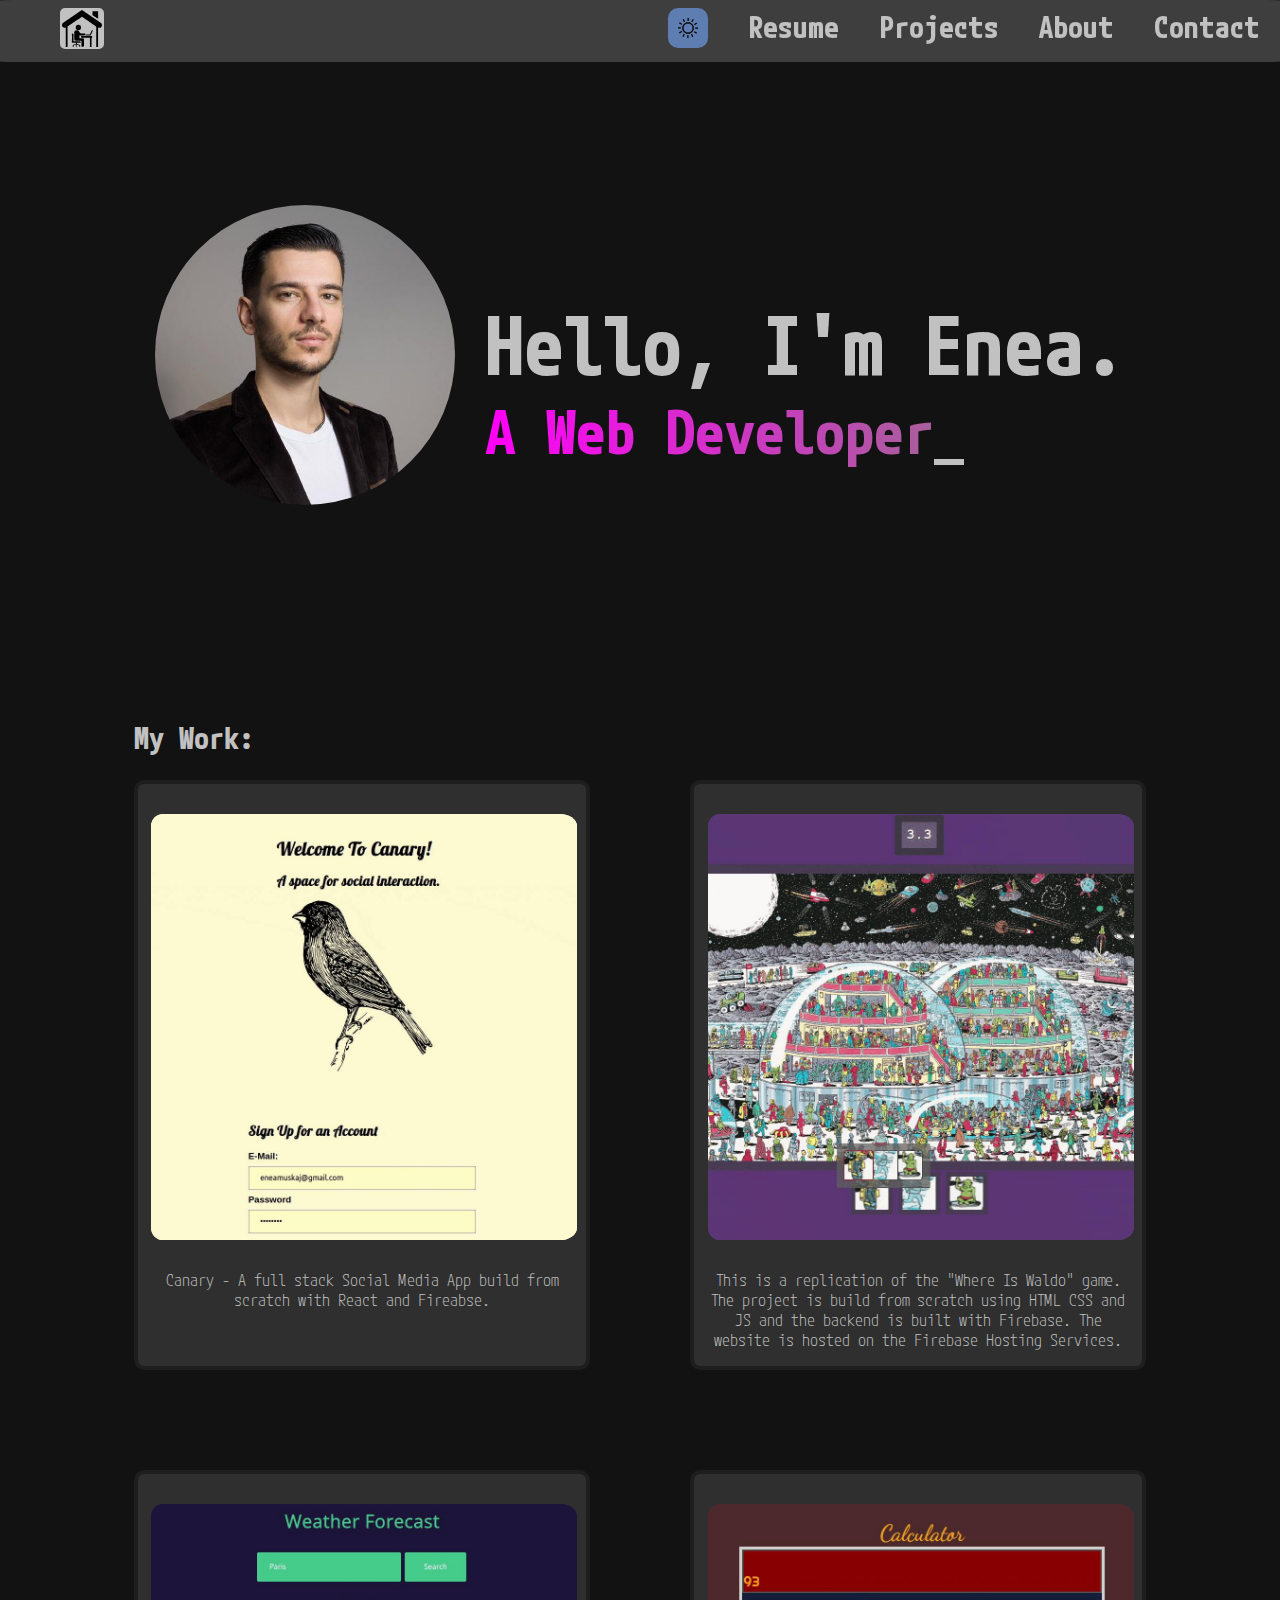
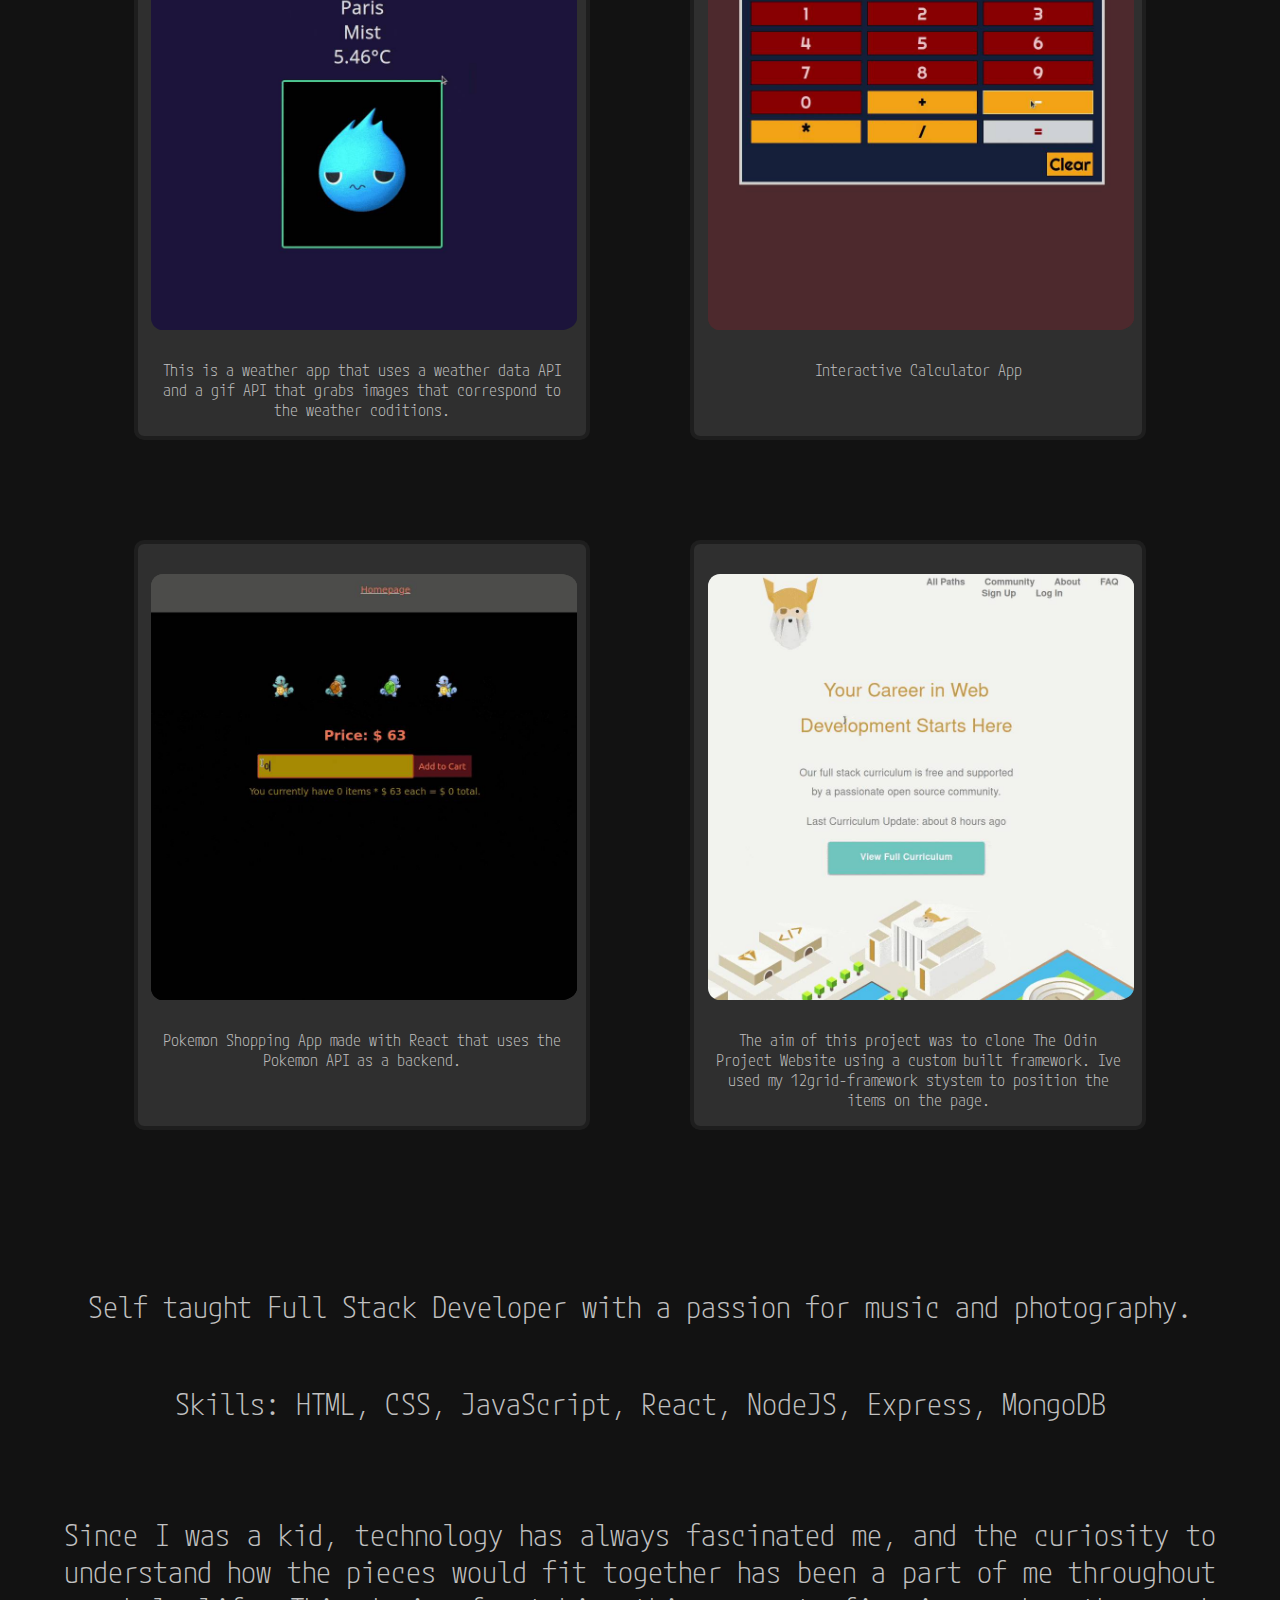
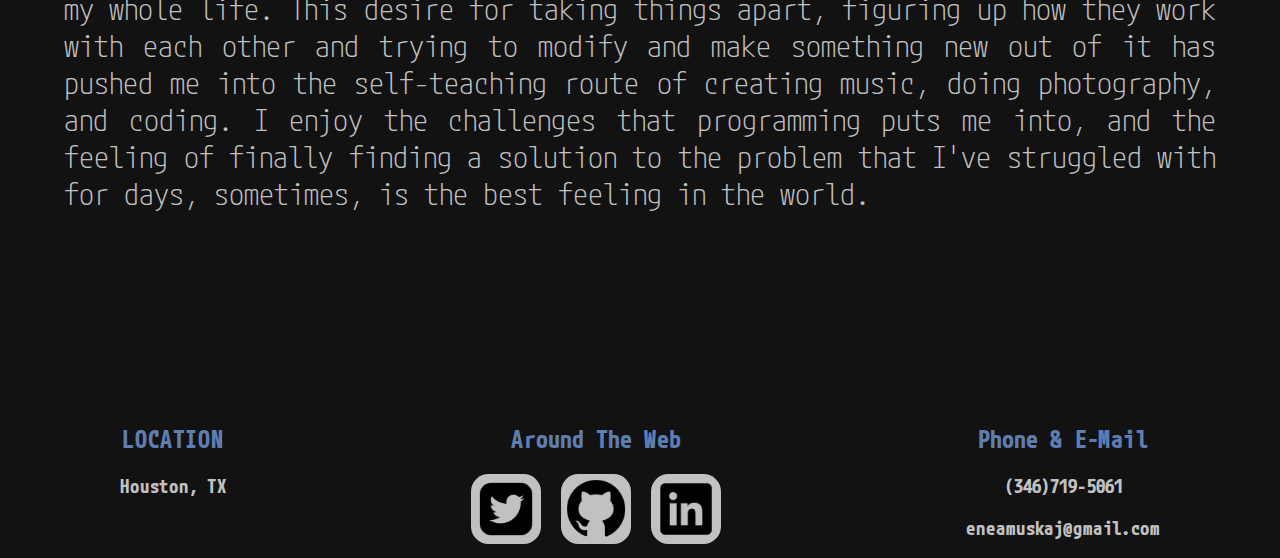
<file: index.html>
<!DOCTYPE html>
<html lang="en">
  <head>
    <meta charset="UTF-8" />
    <meta http-equiv="X-UA-Compatible" content="IE=edge" />
    <meta name="viewport" content="width=device-width, initial-scale=1.0" />
    <link rel="preconnect" href="https://fonts.googleapis.com" />
    <link rel="preconnect" href="https://fonts.gstatic.com" crossorigin />
    <link rel="preconnect" href="https://fonts.googleapis.com" />
    <link rel="preconnect" href="https://fonts.gstatic.com" crossorigin />
    <link
      href="https://fonts.googleapis.com/css2?family=M+PLUS+1+Code:wght@100;200;300;400;500;600;700&display=swap"
      rel="stylesheet"
    />
    <link rel="stylesheet" href="styles.css" />
    <title>Personal Portfolio</title>
  </head>
  <script src="index.js" type="text/javascript"></script>
  <body>
    <div class="header">
      <ul class="navBar" id="navBar">
        <li class="li navbarText">
          <img id="home" class="home" src="public/home.svg" />
        </li>
        <li><a class="navbarText underline" href="#contact">Contact</a></li>
        <li><a class="navbarText underline" href="#about">About</a></li>
        <li><a class="navbarText underline" href="#projects">Projects</a></li>
        <li>
          <a
            target="_blank"
            rel="noopener noreferrer"
            class="navbarText underline"
            href="resume.html"
            >Resume</a
          >
        </li>
        <li>
          <button id="nightModeButton" onclick="myFunction()">
            <img
              id="nightModeIcon1"
              style="display: block"
              src="public/sun.png"
            />
            <img
              id="nightModeIcon2"
              style="display: none"
              src="public/moon.png"
            />
          </button>
        </li>
      </ul>
    </div>
    <div id="introduction">
      <div class="profilePicture">
        <img src="public/portrait.jpeg" />
      </div>
      <div class="profileDescs">
        <h1>Hello, I'm <span class="name">Enea</span>.</h1>
        <h2 class="h22">
          <span class="colorful colorful2">A Web Developer</span
          ><span class="dash">_</span>
        </h2>
      </div>
    </div>
    <div id="projects">
      <h2>My Work:</h2>
      <div class="container">
        <div class="containerChild">
          <a
            href="https://canary-3ee71.web.app/ "
            target="_blank"
            rel="noopener noreferrer"
          >
            <img class="static" src="public/12static.jpg" />
            <img class="active" src="public/12.webp" />
          </a>
          <p>
            Canary - A full stack Social Media App build from scratch with React
            and Fireabse.
          </p>
        </div>
        <div class="containerChild">
          <a
            href="https://waldo-988be.web.app/ "
            target="_blank"
            rel="noopener noreferrer"
          >
            <img class="static" src="public/1static.jpg" />
            <img class="active" src="public/1.webp" />
          </a>
          <p>
            This is a replication of the "Where Is Waldo" game. The project is
            build from scratch using HTML CSS and JS and the backend is built
            with Firebase. The website is hosted on the Firebase Hosting
            Services.
          </p>
        </div>
        <div class="containerChild">
          <a
            href="https://eneamuskaj.github.io/weatherApp/"
            target="_blank"
            rel="noopener noreferrer"
          >
            <img class="static" src="public/2static.jpg" />
            <img class="active" src="public/2.webp" />
          </a>
          <p>
            This is a weather app that uses a weather data API and a gif API
            that grabs images that correspond to the weather coditions.
          </p>
        </div>
        <div class="containerChild">
          <a
            href="https://eneamuskaj.github.io/calculatorOdinProject/"
            target="_blank"
            rel="noopener noreferrer"
          >
            <img class="static" src="public/3static.jpg" />
            <img class="active" src="public/3.webp" />
          </a>
          <p>Interactive Calculator App</p>
        </div>

        <div class="containerChild">
          <a
            href="https://eneamuskaj.github.io/shopping-cart/"
            target="_blank"
            rel="noopener noreferrer"
          >
            <img class="static" src="public/5static.jpg" />
            <img class="active" src="public/5.webp" />
          </a>
          <p>
            Pokemon Shopping App made with React that uses the Pokemon API as a
            backend.
          </p>
        </div>

        <div class="containerChild">
          <a
            href="https://eneamuskaj.github.io/odin-clone/"
            target="_blank"
            rel="noopener noreferrer"
          >
            <img class="static" src="public/11static.jpg" />
            <img class="active" src="public/11.webp" />
          </a>
          <p>
            The aim of this project was to clone The Odin Project Website using
            a custom built framework. Ive used my 12grid-framework stystem to
            position the items on the page.
          </p>
        </div>
      </div>
    </div>
    <div id="about">
      <p>
        Self taught Full Stack Developer with a passion for music and
        photography.
      </p>
      <p>Skills: HTML, CSS, JavaScript, React, NodeJS, Express, MongoDB</p>
      <p class="description">
        Since I was a kid, technology has always fascinated me, and the
        curiosity to understand how the pieces would fit together has been a
        part of me throughout my whole life. This desire for taking things
        apart, figuring up how they work with each other and trying to modify
        and make something new out of it has pushed me into the self-teaching
        route of creating music, doing photography, and coding. I enjoy the
        challenges that programming puts me into, and the feeling of finally
        finding a solution to the problem that I've struggled with for days,
        sometimes, is the best feeling in the world.
      </p>
    </div>
    <div id="contact">
      <div>
        <h2><span class="socialHeader">LOCATION</span></h2>
        <h3>Houston, TX</h3>
      </div>
      <div>
        <h2>
          <span class="socialHeader">Around The Web</span>
        </h2>
        <div id="socials">
          <a
            href="https://mobile.twitter.com/"
            target="_blank"
            rel="noopener noreferrer"
          >
            <img class="socials" src="public/tweet.png" />
          </a>
          <a
            href="https://github.com/eneamuskaj"
            target="_blank"
            rel="noopener noreferrer"
          >
            <img class="socials" src="public/git.png" />
          </a>
          <a
            href="https://www.linkedin.com/in/eneamuskaj/"
            target="_blank"
            rel="noopener noreferrer"
          >
            <img class="socials" src="public/linkedin.png" />
          </a>
        </div>
      </div>
      <div>
        <h2>
          <span class="socialHeader">Phone & E-Mail</span>
        </h2>
        <h3>(346)719-5061</h3>
        <h3>eneamuskaj@gmail.com</h3>
      </div>
    </div>
  </body>
</html>
</file>
<file: styles.css>
html {
  height: 100%;
  scroll-behavior: smooth;
}
body {
  height: 100%;
  margin: 0;
  color: #c1c1c1;
  font-family: "M PLUS 1 Code", sans-serif;
  font-weight: 800;
  background-color: #121212;
}

p {
  font-weight: 300;
}
ul {
  background-color: rgb(63, 62, 62);
  box-sizing: border-box;
  list-style-type: none;
  overflow: hidden;
  padding-top: 20px;
  padding-bottom: 20px;
  border-radius: 1%;
}
.home {
  width: 40px;
  background-color: #c1c1c1;
  border: 2px solid #c1c1c1;
  border-radius: 5px;
  padding: 0px;
}
li {
  padding-left: 20px;
  padding-right: 20px;
  list-style-type: none;
  list-style-type: none;
  float: right;
  font-size: 30px;
}
.li {
  float: left;
}

.underline:hover {
  border-bottom: 2px solid #5e7eb1;
  transition: 0.07s;
}
a:hover {
  color: #5e7eb1;
  transition: 0.3s;
}

a {
  color: #c1c1c1;
  background-color: rgba(0, 0, 0, 0);
  text-decoration: rgb(255, 255, 255);
  text-decoration-color: rgb(255, 255, 255);
  transition: 0.3s;
}
#nightModeIcon1 {
  width: 20px;
}
#nightModeIcon2 {
  width: 20px;
}
#nightModeButton {
  border: 0;
  color: white;
  background-color: #5e7eb1;
  border-radius: 25%;
  padding: 7px;
  border: 3px solid #5e7eb1;
  cursor: pointer;
  transition: 0.3s;
}
#nightModeButton:hover {
  border: 3px solid #e9e9e9;
  transition: 0.3s;
}
.profilePicture > img {
  height: 300px;
  width: 300px;
  border-radius: 50%;
}
a {
  position: relative;
}
.containerChild {
  background-color: #2f2f2f;
  border-radius: 10px;
  border: 4px solid #1e1e1e;
  padding-top: 20px;
  transition: 0.3s;
}
.containerChild:hover {
  background-color: #444d67;
  color: #c1c3c9;
  box-shadow: 0 4px 8px 0 rgba(204, 204, 204, 0.2),
    0 6px 20px 0 rgba(194, 194, 194, 0.19);

  transition: 0.3s;
}

.containerChild > a {
  display: block;
  text-align: center;
}
.containerChild > p {
  text-align: center;
  font-size: 16px;
  margin-left: 3%;
  margin-right: 3%;
}
.static {
  position: absolute;
  padding: 10px;
  padding-right: 5px;
  width: 100%;
  height: 500px;
  border-radius: 2%;
  max-width: 95%;
  max-height: 100%;
  height: auto;
  border-radius: 5%;
  z-index: 1;
}
.static:hover {
  opacity: 0;
}

.active {
  padding: 10px;
  padding-right: 5px;
  width: 100%;
  height: 500px;
  border-radius: 2%;
  max-width: 95%;
  max-height: 100%;
  height: auto;
  border-radius: 5%;
}
a > img:hover {
  cursor: pointer;
}

.profileDescs {
  display: flex;
  flex-direction: column;
  justify-content: center;
  padding-top: 44px;
  animation-name: profileAnimation;
  animation-duration: 4s;
}

@keyframes profileAnimation {
  0% {
    color: rgba(255, 255, 255, 0);
  }
  100% {
    color: #c1c1c1;
  }
}

.name {
  animation-name: profileAnimation2;
  animation-duration: 8s;
  animation-fill-mode: forwards;
}
@keyframes profileAnimation2 {
  0% {
    color: rgba(0, 0, 0, 0);
  }
  100% {
    color: rgb(255, 0, 0);
  }
}

.profileDescs > * {
  margin: 0;
  padding-left: 10px;
}

#projects > h2 {
  font-size: 30px;
  margin-left: 7%;
}

.dash {
  animation-name: profileAnimation3;
  animation-duration: 1s;
  animation-iteration-count: infinite;
}
@keyframes profileAnimation3 {
  0% {
    color: rgba(0, 0, 0, 0);
  }
  100% {
    color: rgb(255, 0, 0);
  }
}
.navBar {
  position: fixed;
  top: 0;
  width: 100%;
  margin-top: 0;
  margin-left: 0px;
  margin-right: 0px;
  margin-bottom: 0px;
  z-index: 2;
  color: #c1c1c1;

  padding-bottom: 6px;
  padding-top: 8px;
}

#introduction {
  display: flex;
  justify-content: center;
  gap: 20px;
  font-size: 40px;
  margin-top: 16%;
  margin-bottom: 16%;
}
#projects {
  margin-top: 10%;
  margin-left: 4%;
  margin-right: 4%;
}
.container {
  display: grid;
  grid-template-columns: 1fr 1fr;
  grid-template-rows: auto;
  grid-gap: 100px;
  margin-left: 7%;
  margin-right: 7%;
}

#contact {
  display: flex;
  justify-content: space-around;
  margin-top: 10%;
}

#about {
  display: flex;
  flex-direction: column;
  align-items: center;
  font-size: 30px;
  margin-top: 10%;
  margin-bottom: 10%;
  text-align: center;
}
.socials {
  width: 70px;
  height: 70px;
  background-color: #c1c1c1;
  border-radius: 25%;
  margin-left: 6px;
  margin-right: 6px;
  padding: 0;
  transition: 0.3s;
}
.socialHeader {
  color: #5e7eb1;
}
.socials:hover {
  background-color: #5e7eb1;
  transition: 0.3s;
}
.description {
  margin: 5%;
  text-align: justify;
}

#contact {
  text-align: center;
  margin-bottom: 7%;
}
iframe {
  height: 100vh;
}
.colorful {
  background-image: linear-gradient(270deg, #ff0000, #0035ff, #19ff00, #ff00f9);
  background-size: 800% 800%;
  -webkit-background-clip: text;
  -webkit-text-fill-color: transparent;
  -moz-background-clip: text;
  -moz-text-fill-color: transparent;

  -webkit-animation: AnimationName 9s ease infinite;
  -moz-animation: AnimationName 9s ease infinite;
  animation: AnimationName 9s ease infinite;
}

@-webkit-keyframes AnimationName {
  0% {
    background-position: 0% 50%;
  }
  50% {
    background-position: 100% 51%;
  }
  100% {
    background-position: 0% 50%;
  }
}
@-moz-keyframes AnimationName {
  0% {
    background-position: 0% 50%;
  }
  50% {
    background-position: 100% 51%;
  }
  100% {
    background-position: 0% 50%;
  }
}
@keyframes AnimationName {
  0% {
    background-position: 0% 50%;
  }
  50% {
    background-position: 100% 51%;
  }
  100% {
    background-position: 0% 50%;
  }
}

@media only screen and (max-width: 810px) {
  .profileDescs {
    margin: 3%;
    text-align: center;
  }
  .li {
    float: none;
  }
  li {
    float: none;
  }
  .navBar {
    position: relative;
    display: flex;
    flex-direction: column;
    align-items: center;
  }

  #introduction {
    flex-direction: column;
    align-items: center;
  }
  .container {
    display: grid;
    grid-template-columns: 1fr;
    grid-template-rows: auto;
    grid-gap: 20px;
  }
  #contact {
    flex-direction: column;
    align-items: center;
    text-align: center;
  }
  .profilePicture > img {
    width: 200px;
    height: 200px;
    border-radius: 19%;
  }
  #nightModeButton {
    margin-top: 10px;
  }
}
/* dark mode classes */
.dark-mode {
  background-color: rgb(255, 255, 255);
  color: #1e2740;
  transition: 0.3s;
}
.dark-mode2 {
  border-color: white;
  background-color: rgb(255, 255, 255);
  box-shadow: 0 4px 8px 0 rgba(0, 0, 0, 0.2), 0 6px 20px 0 rgba(0, 0, 0, 0.19);
  transition: 0.3s;
}
.dark-mode2:hover {
  color: black;
  border-color: white;
  background-color: white;
  box-shadow: 0 4px 50px 0 rgba(0, 0, 0, 0.2), 0 6px 20px 0 rgba(0, 0, 0, 0.19);
  transition: 0.3s;
}
.dark-mode3 {
  background-color: white;
  transition: 0.3s;
}
.dark-mode3:hover {
  background-color: lightsteelblue;
  transition: 0.3s;
}
.dark-mode4 {
  color: #1e2740;
}

.dark-mode5 {
  background-color: rgb(176, 196, 222);
  transition: 0.3s;
}
.dark-mode6 {
  color: #528cd6;
}
.dark-mode7 {
  background-color: #b0c4de;
  border-color: #b0c4de;
}
</file>
